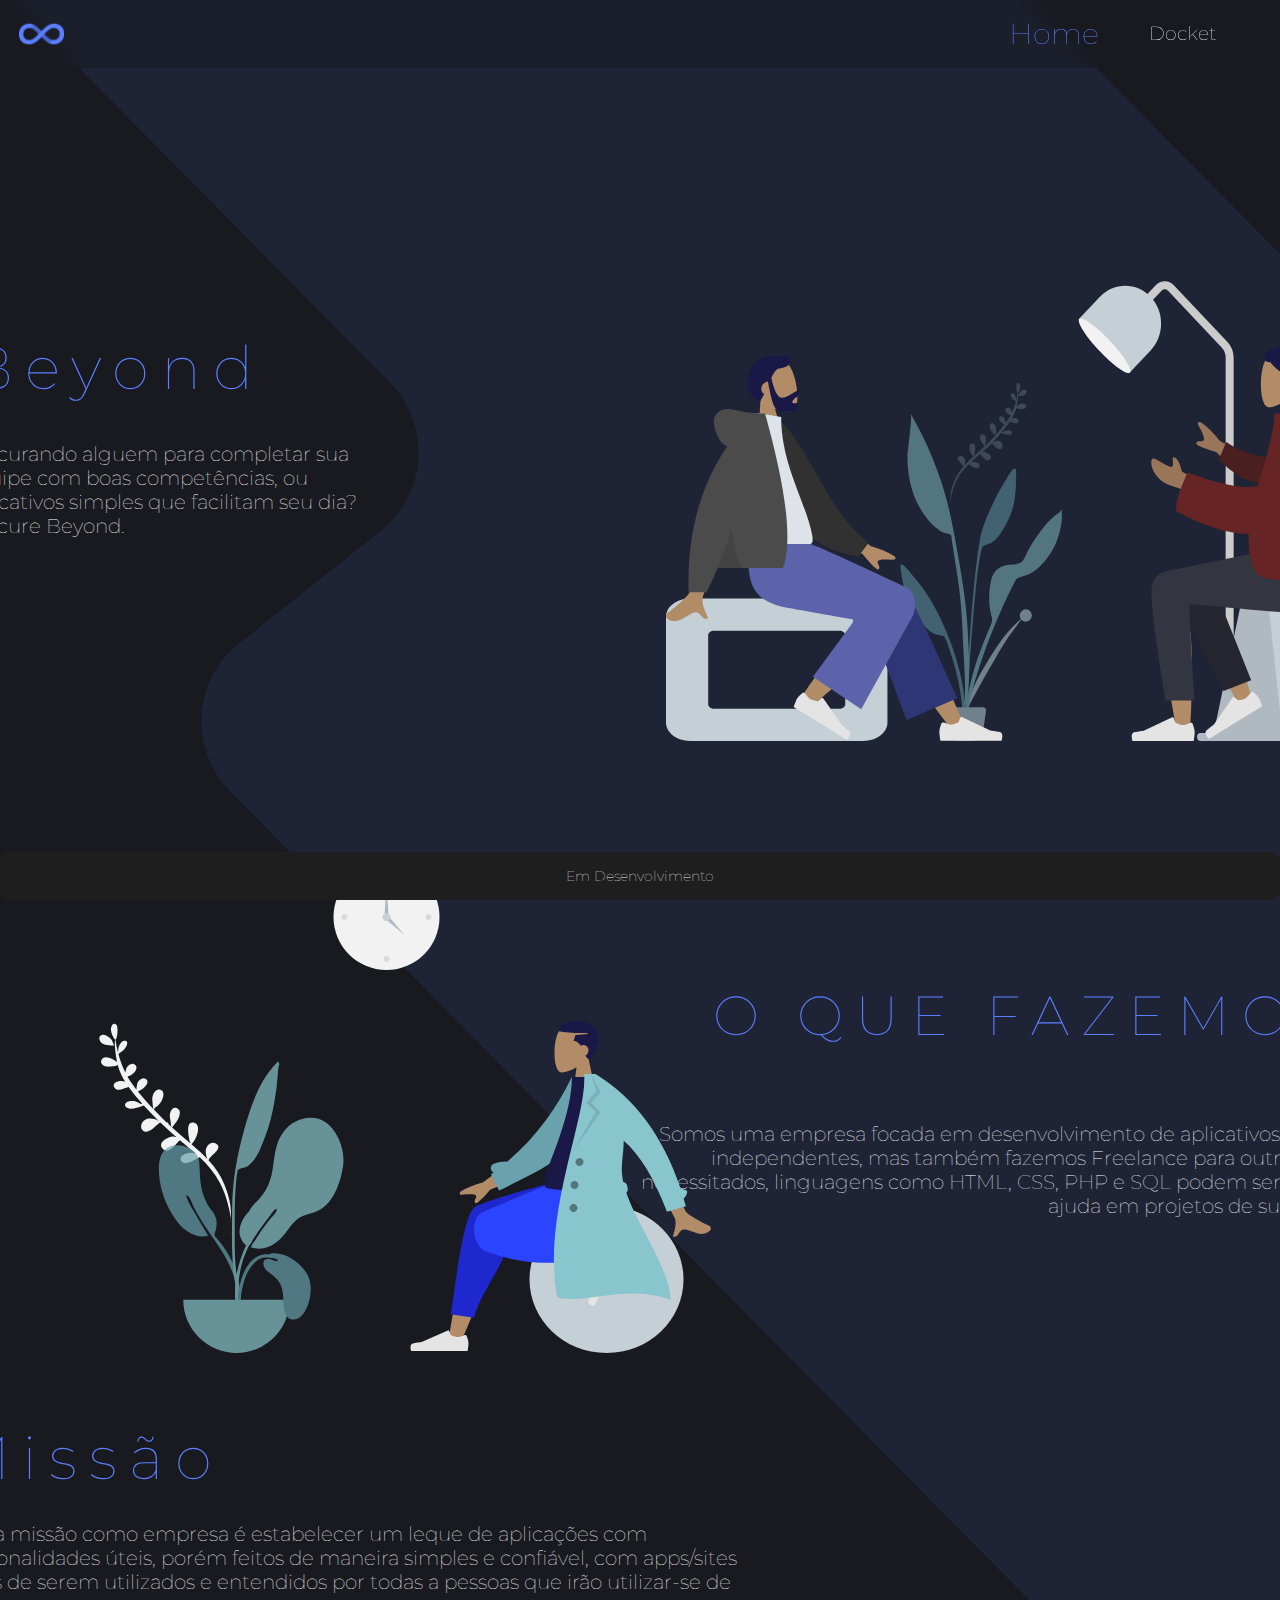
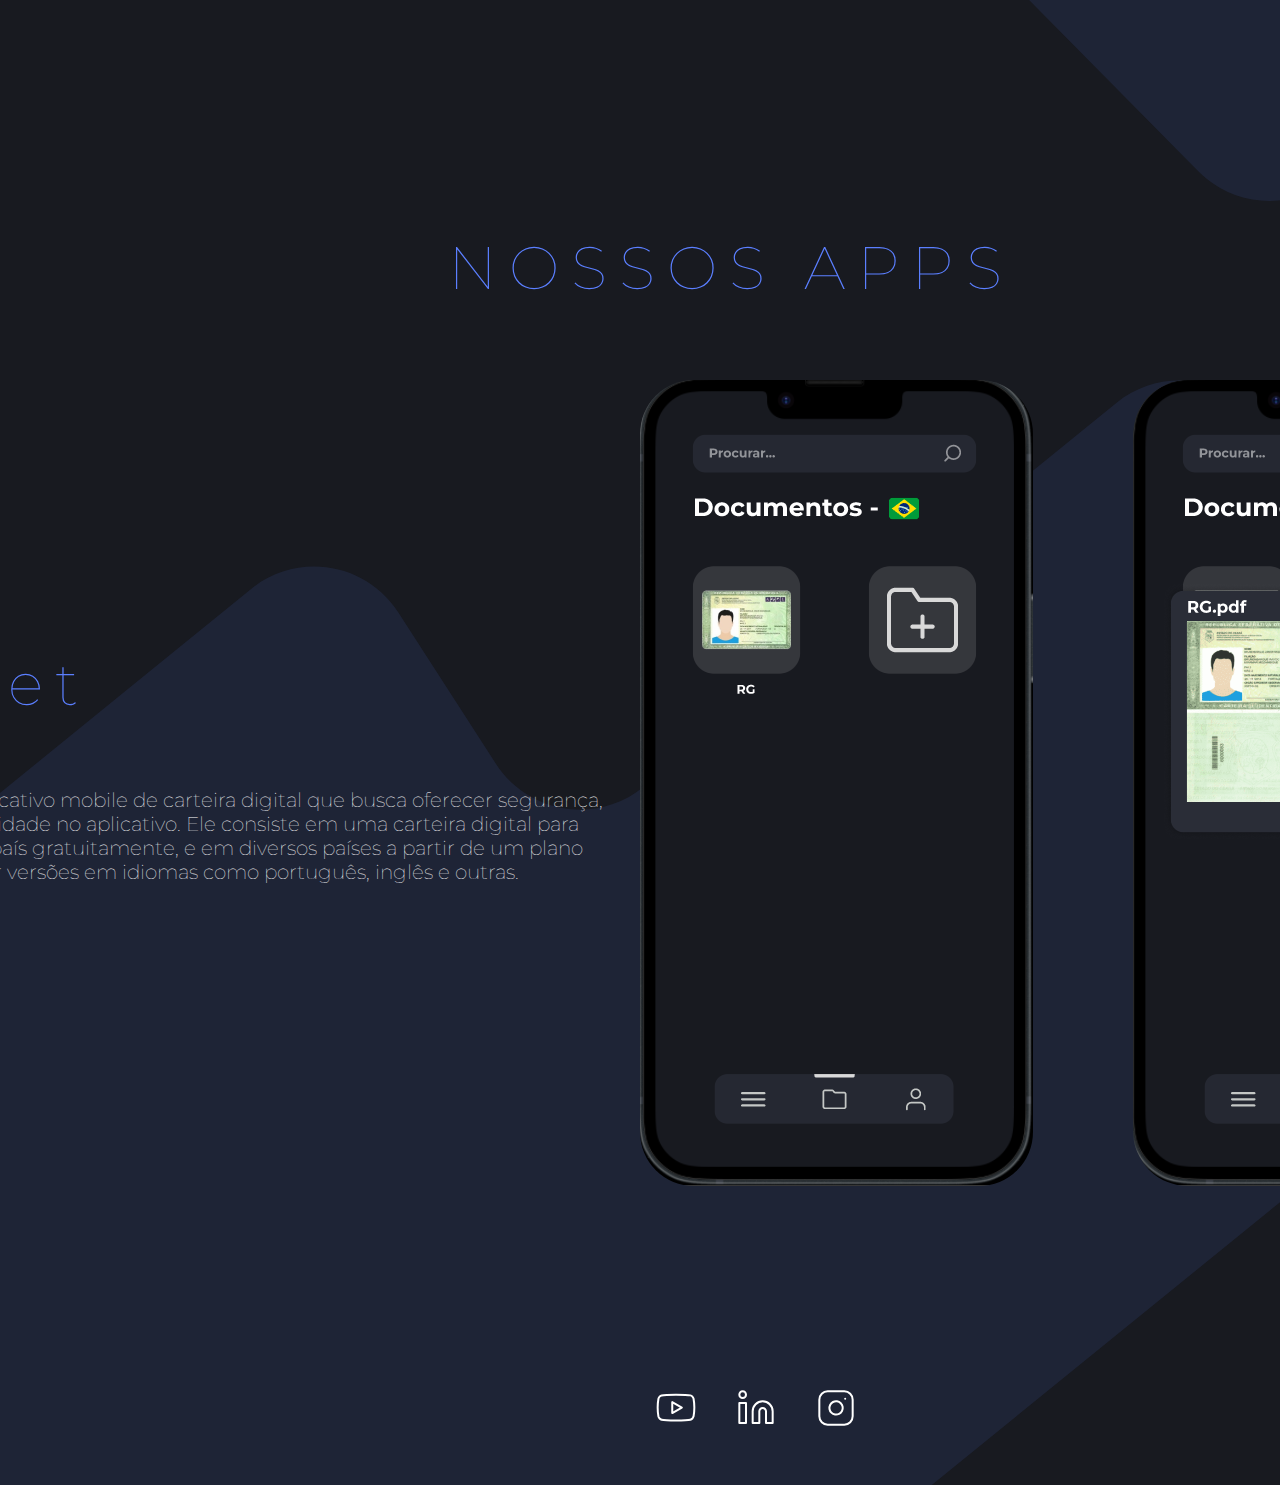
<file: index.html>
<!DOCTYPE html>
<html lang="en">
  <head>
    <meta charset="UTF-8" />
    <meta http-equiv="X-UA-Compatible" content="IE=edge" />
    <meta name="viewport" content="width=device-width, initial-scale=1.0" />
    <link rel="stylesheet" href="indexcss.css" />
    <link
      href="https://fonts.googleapis.com/css2?family=Roboto:wght@100;400;700&display=swap"
      rel="stylesheet"
    />
    <title>Beyond</title>
  </head>
  <body>
    <img src="Icons/Quadrado1.svg" class="backsquare1"/>
    <img src="Icons/Quadrado2.svg" class="backsquare2"/>
    <img src="Icons/Parada.svg" class="parada"/>
    <img src="Icons/Coiso.svg" class="coiso"/>
    <img src="Icons/apps.svg" class="apps"/>
    <section>
      <div class="container">
        <div class="item item-1">
          <img src="Icons/Beyond.svg" class="logo"/>
          <a href="index.html" class="headertext">Home</a>
          <a href="docket.html" class="headertext2">Docket</a>
        </div>
        <div class="item item-2">
          <h1 class="beyondtext">Beyond</h1>
          <h1 class="whatis">Procurando alguem para completar sua equipe com boas competências, 
            ou aplicativos simples que facilitam seu dia? Procure Beyond.</h1>
        </div>
        <div class="item item-3">
          <h1 class="fazemos">O QUE FAZEMOS?</h1>
          <h1 class="whatis2">Somos uma empresa focada em desenvolvimento de aplicativos e sistemas
             independentes,  mas também fazemos Freelance para outros projetos necessitados, linguagens
              como HTML, CSS, PHP e SQL podem ser de grande ajuda em projetos de sua empresa.</h1>
        </div>
        <div class="item item-4">
          <h1 class="missao">Missão</h1>
          <h1 class="whatis3">Nossa missão como empresa é estabelecer um leque de aplicações com funcionalidades
             úteis, porém feitos de maneira simples e confiável, com apps/sites fáceis de serem utilizados e 
             entendidos por todas a pessoas que irão utilizar-se de tais.</h1>
        </div>
        <div class="item item-5">
          <h1 class="nossos">NOSSOS APPS</h1>
        </div>
        <div class="item item-6">
          <h1 class="docket">Docket</h1>
          <h1 class="whatis4">O Docket é um aplicativo mobile de carteira digital que busca oferecer segurança, 
            simplicidade e qualidade no aplicativo. Ele consiste em uma carteira digital para documentos em 1 país 
            gratuitamente, e em diversos países a partir de um plano mensal, além de ter versões em idiomas como 
            português, inglês e outras.</h1>
        </div>
        </div>
        <div class="item item-7">
          <svg class="yt" width="40" height="40" fill="none" xmlns="http://www.w3.org/2000/svg">
            <a class="yt" target=”_blank” href="https://www.youtube.com/">
            <g clip-path="url(#a)">
              <path fill="rgba(24, 26, 32, 0)" d="M0 0h40v40H0z"/>
              <path d="M37.5667 10.7c-.198-.79096-.6012-1.51569-1.1689-2.10097-.5677-.58528-1.2798-1.01037-2.0644-1.23234-2.8667-.7-14.3333-.7-14.3333-.7s-11.46671 0-14.33338.76666c-.78458.22198-1.4967.64707-2.06442 1.23235-.56772.58527-.97093 1.31-1.16891 2.101-.52464 2.9092-.78127 5.8605-.76667 8.8167-.0187 2.9784.23795 5.9521.76667 8.8833.21827.7664.63051 1.4636 1.19691 2.0241.56639.5606 1.26779.9656 2.03642 1.1759 2.86667.7667 14.33338.7667 14.33338.7667s11.4666 0 14.3333-.7667c.7846-.222 1.4967-.6471 2.0644-1.2324.5677-.5852.9709-1.31 1.1689-2.1009.5206-2.8874.7772-5.8162.7667-8.75.0187-2.9785-.238-5.9522-.7667-8.8834Z" stroke="currentcolor" stroke-width="2" stroke-linecap="round" stroke-linejoin="round"/>
              <path d="m16.25 25.0334 9.5833-5.45-9.5833-5.45v10.9Z" stroke="currentcolor" stroke-width="2" stroke-linecap="round" stroke-linejoin="round"/>
            </g>
            <defs>
              <clipPath id="a">
                <path fill="currentcolor" d="M0 0h40v40H0z"/>
              </clipPath>
            </defs>
            </a>
          </svg>
          <svg class="ldin" width="40" height="40" fill="none" xmlns="http://www.w3.org/2000/svg">
            <a target=”_blank” class="ldin" href="https://www.linkedin.com/in/gabriel-rossik/">
            <g clip-path="url(#a)">
              <path fill="rgba(24, 26, 32, 0)" d="M0 0h40v40H0z"/>
              <path d="M26.6667 13.3333c2.6522 0 5.1958 1.0536 7.0711 2.9289 1.8754 1.8754 2.9289 4.4189 2.9289 7.0711V35h-6.6666V23.3333c0-.884-.3512-1.7319-.9763-2.357-.6252-.6251-1.473-.9763-2.3571-.9763-.884 0-1.7319.3512-2.357.9763-.6251.6251-.9763 1.473-.9763 2.357V35h-6.6667V23.3333c0-2.6522 1.0536-5.1957 2.929-7.0711 1.8753-1.8753 4.4189-2.9289 7.071-2.9289ZM9.99992 15H3.33325v20h6.66667V15ZM6.66659 9.99998c1.84094 0 3.33333-1.49238 3.33333-3.33333S8.50753 3.33331 6.66659 3.33331c-1.84095 0-3.33334 1.49239-3.33334 3.33334s1.49239 3.33333 3.33334 3.33333Z" stroke="currentcolor" stroke-width="2" stroke-linecap="round" stroke-linejoin="round"/>
            </g>
            <defs>
              <clipPath id="a">
                <path fill="currentcolor" d="M0 0h40v40H0z"/>
              </clipPath>
            </defs>
          </a>
          </svg>
          <svg class="inst" width="40" height="40" fill="none" xmlns="http://www.w3.org/2000/svg">
            <a class="inst" target="_blank" href="https://www.instagram.com/diasferreiraluan/">
            <g clip-path="url(#a)">
              <path fill="rgba(24, 26, 32, 0)" d="M0 0h40v40H0z"/>
              <path d="M28.3333 3.33331H11.6666c-4.60239 0-8.33335 3.73096-8.33335 8.33329v16.6667c0 4.6024 3.73096 8.3333 8.33335 8.3333h16.6667c4.6023 0 8.3333-3.7309 8.3333-8.3333V11.6666c0-4.60233-3.731-8.33329-8.3333-8.33329Z" stroke="currentcolor" stroke-width="2" stroke-linecap="round" stroke-linejoin="round"/>
              <path d="M26.6667 18.95c.2057 1.3871-.0312 2.8037-.677 4.0484-.6459 1.2446-1.6677 2.254-2.9202 2.8844-1.2526.6304-2.672.8499-4.0564.6271-1.3845-.2228-2.6634-.8764-3.655-1.868-.9915-.9915-1.6451-2.2704-1.8679-3.6549-.2228-1.3844-.0033-2.8038.6271-4.0564.6304-1.2525 1.6398-2.2744 2.8844-2.9202 1.2447-.6458 2.6613-.8827 4.0484-.6771 1.4149.2099 2.7247.8692 3.7361 1.8806s1.6707 2.3212 1.8805 3.7361ZM29.1667 10.8333h.0167" stroke="currentcolor" stroke-width="2" stroke-linecap="round" stroke-linejoin="round"/>
            </g>
            <defs>
              <clipPath id="a">
                <path fill="currentcolor" d="M0 0h40v40H0z"/>
              </clipPath>
            </defs>
          </a>
          </svg>
          </div>
        <div class="item item-8"></div>
        <div class="item item-9"></div>
        <div class="item item-10"></div>
        <div class="item item-11"></div>
        <div class="item item-12">Em Desenvolvimento</div>
      </div>
    </section>
  </body>
</html>
</file>
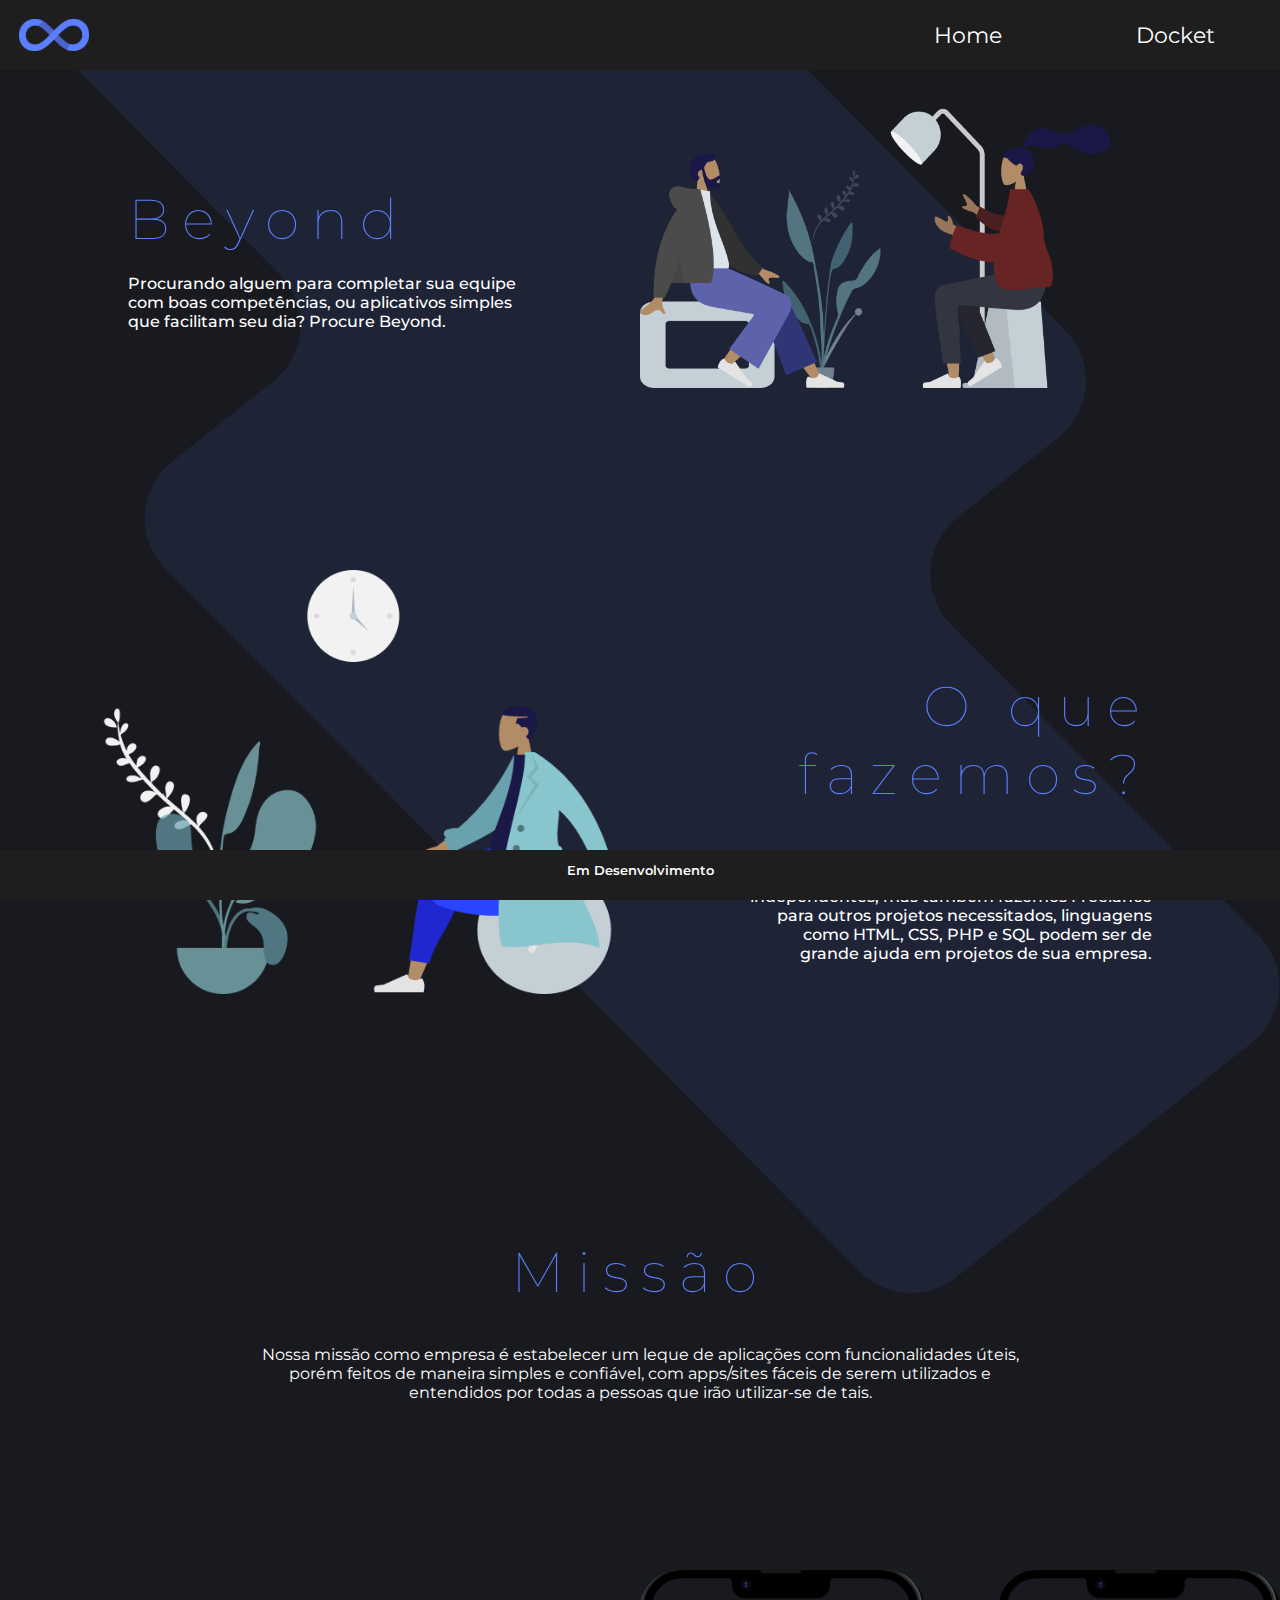
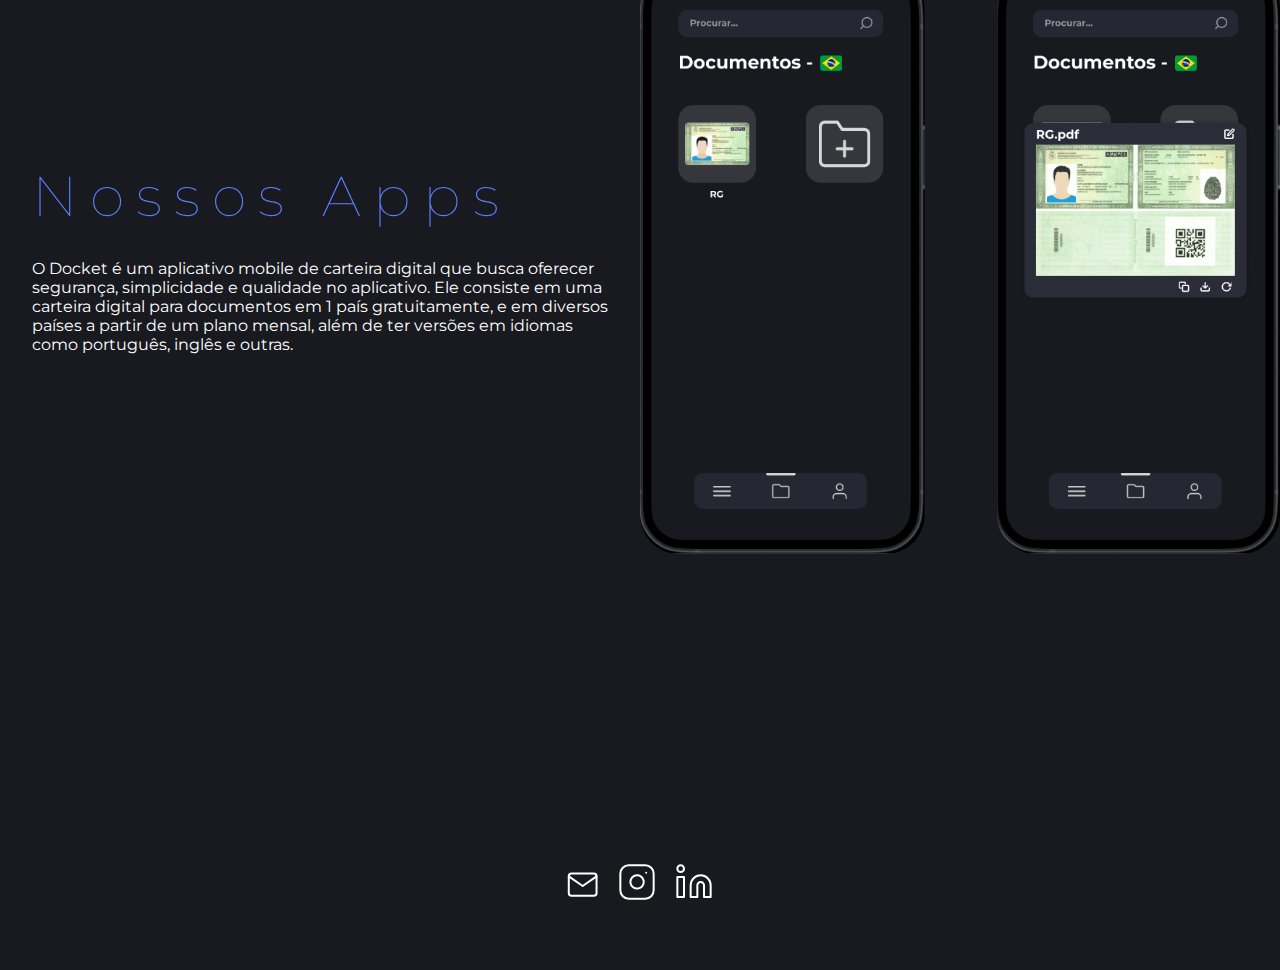
<file: beyond.html>
<!DOCTYPE html>
<html>
    <head>
        <meta charset="UTF-8" />
        <link rel="preconnect" href="https://fonts.googleapis.com">
        <link rel="preconnect" href="https://fonts.gstatic.com" crossorigin>
        <link href="https://fonts.googleapis.com/css2?family=Montserrat:wght@400;500;600;700&display=swap" rel="stylesheet">
        <link rel="stylesheet" href="beyondstyle.css" />
        <title>Beyond</title>
        <link rel="icon" type="image/x-icon" href="Icons/Beyond.svg">
        <body>
            <img src="Icons/Quadrado1.svg" class="backsquare1"/>
            <div class="header">
            <img src="Icons/Beyond.svg" class="logo"/>
                <nav>
                    <ul class="header__links">
                    <li><a href="beyond.html">Home</a></li>
                    <li><a href="docket.html">Docket</a></li>
                    </ul>
                </nav>
              </div>
<div class="container">
        <div class="Main">
            <div class="abouttext">
            <p class="BeyondTitle">Beyond</p>
                    <p class="About">Procurando alguem para completar sua equipe com boas competências, 
                        ou aplicativos simples que facilitam seu dia? Procure Beyond.</p>
                    </div>
        <div class="DivHumans">
            <img src="Icons/humans1.png" class="HumansFirst">
        </div>
        </div>
    
            <div class="SubMain">
                <div class="DivHumans2">
                    <img src="Icons/humans2.png" class="HumansSecond">
                </div>
                <div class="TextoSobre">
                        <p class="WeDo">O que fazemos?</p>
                    <div class="WeDoAbout">
                        <p class="AboutWe">Somos uma empresa focada em desenvolvimento de aplicativos e sistemas
                         independentes,  mas também fazemos Freelance para outros projetos necessitados, linguagens
                         como HTML, CSS, PHP e SQL podem ser de grande ajuda em projetos de sua empresa.</p>
                    </div>
                </div>
            </div>
    <div class="Secondary">
        <div class="MissaoSobre">
            <p class="Missao">Missão</p>
                <p class="AboutMissao">Nossa missão como empresa é estabelecer um leque de aplicações com funcionalidades
                    úteis, porém feitos de maneira simples e confiável, com apps/sites fáceis de serem utilizados e 
                    entendidos por todas a pessoas que irão utilizar-se de tais.</p>
        </div>
    </div> 
    
    <div class="Third">
        <div class="NossosApps">
            <p class="AppsTitle">Nossos Apps</p>
                <p class="AboutApps">O Docket é um aplicativo mobile de carteira digital que busca oferecer segurança, 
                    simplicidade e qualidade no aplicativo. Ele consiste em uma carteira digital para documentos em 1 país 
                    gratuitamente, e em diversos países a partir de um plano mensal, além de ter versões em idiomas como 
                    português, inglês e outras.</p>  
        </div>
        <img src="Icons/apps.png" class="apps"/>  
    </div>

    <script>
        function myFunction() {
          // Get the text field
          var copyText = document.getElementById("myInput");
        
          // Copy the text inside the text field
          var email = copyText.getAttribute("value");
          navigator.clipboard.writeText(email);
        
          // Alert the copied text
          alert("Email de Contato Copiado: " + email);
        }
        </script>

    <div class="lastdiv">
    <div class="socials">

        <svg class="yt" width="34" height="34" fill="none" xmlns="http://www.w3.org/2000/svg">
            <a onclick="myFunction()" class="yt" value="diasluan.pro@gmail.com" id="myInput">
            <path fill="rgba(24, 26, 32, 0)" d="M0 0h40v40H0z"/>
            <path d="M5.55509 5.55499H27.7751c1.5276 0 2.7775 1.24988 2.7775 2.7775V24.9975c0 1.5276-1.2499 2.7775-2.7775 2.7775H5.55509c-1.52763 0-2.7775-1.2499-2.7775-2.7775V8.33249c0-1.52762 1.24987-2.7775 2.7775-2.7775Z" stroke="currentcolor" stroke-width="2" stroke-linecap="round" stroke-linejoin="round"/>
            <path d="M30.5526 8.33252 16.6651 18.0538 2.77759 8.33252" stroke="currentcolor" stroke-width="2" stroke-linecap="round" stroke-linejoin="round"/>
            </a>
        </svg>
          <svg class="inst" width="40" height="40" fill="none" xmlns="http://www.w3.org/2000/svg">
            <a class="inst" target="_blank" href="https://www.instagram.com/othavio.andreatto/">
            <g clip-path="url(#a)">
              <path fill="rgba(24, 26, 32, 0)" d="M0 0h40v40H0z"/>
              <path d="M28.3333 3.33331H11.6666c-4.60239 0-8.33335 3.73096-8.33335 8.33329v16.6667c0 4.6024 3.73096 8.3333 8.33335 8.3333h16.6667c4.6023 0 8.3333-3.7309 8.3333-8.3333V11.6666c0-4.60233-3.731-8.33329-8.3333-8.33329Z" stroke="currentcolor" stroke-width="2" stroke-linecap="round" stroke-linejoin="round"/>
              <path d="M26.6667 18.95c.2057 1.3871-.0312 2.8037-.677 4.0484-.6459 1.2446-1.6677 2.254-2.9202 2.8844-1.2526.6304-2.672.8499-4.0564.6271-1.3845-.2228-2.6634-.8764-3.655-1.868-.9915-.9915-1.6451-2.2704-1.8679-3.6549-.2228-1.3844-.0033-2.8038.6271-4.0564.6304-1.2525 1.6398-2.2744 2.8844-2.9202 1.2447-.6458 2.6613-.8827 4.0484-.6771 1.4149.2099 2.7247.8692 3.7361 1.8806s1.6707 2.3212 1.8805 3.7361ZM29.1667 10.8333h.0167" stroke="currentcolor" stroke-width="2" stroke-linecap="round" stroke-linejoin="round"/>
            </g>
            <defs>
              <clipPath id="a">
                <path fill="currentcolor" d="M0 0h40v40H0z"/>
              </clipPath>
            </defs>
          </a>
          </svg>
          <svg class="ldin" width="40" height="40" fill="none" xmlns="http://www.w3.org/2000/svg">
            <a target=”_blank” class="ldin" href="https://www.linkedin.com/in/gabriel-rossik/">
            <g clip-path="url(#a)">
              <path fill="rgba(24, 26, 32, 0)" d="M0 0h40v40H0z"/>
              <path d="M26.6667 13.3333c2.6522 0 5.1958 1.0536 7.0711 2.9289 1.8754 1.8754 2.9289 4.4189 2.9289 7.0711V35h-6.6666V23.3333c0-.884-.3512-1.7319-.9763-2.357-.6252-.6251-1.473-.9763-2.3571-.9763-.884 0-1.7319.3512-2.357.9763-.6251.6251-.9763 1.473-.9763 2.357V35h-6.6667V23.3333c0-2.6522 1.0536-5.1957 2.929-7.0711 1.8753-1.8753 4.4189-2.9289 7.071-2.9289ZM9.99992 15H3.33325v20h6.66667V15ZM6.66659 9.99998c1.84094 0 3.33333-1.49238 3.33333-3.33333S8.50753 3.33331 6.66659 3.33331c-1.84095 0-3.33334 1.49239-3.33334 3.33334s1.49239 3.33333 3.33334 3.33333Z" stroke="currentcolor" stroke-width="2" stroke-linecap="round" stroke-linejoin="round"/>
            </g>
            <defs>
              <clipPath id="a">
                <path fill="currentcolor" d="M0 0h40v40H0z"/>
              </clipPath>
            </defs>
          </a>
          </svg>

    </div>
</div>

</div>    
    <div class="Footer"><h1 class="FooterText">Em Desenvolvimento</h1></div>
        </body>
    </head>
</html>
</file>
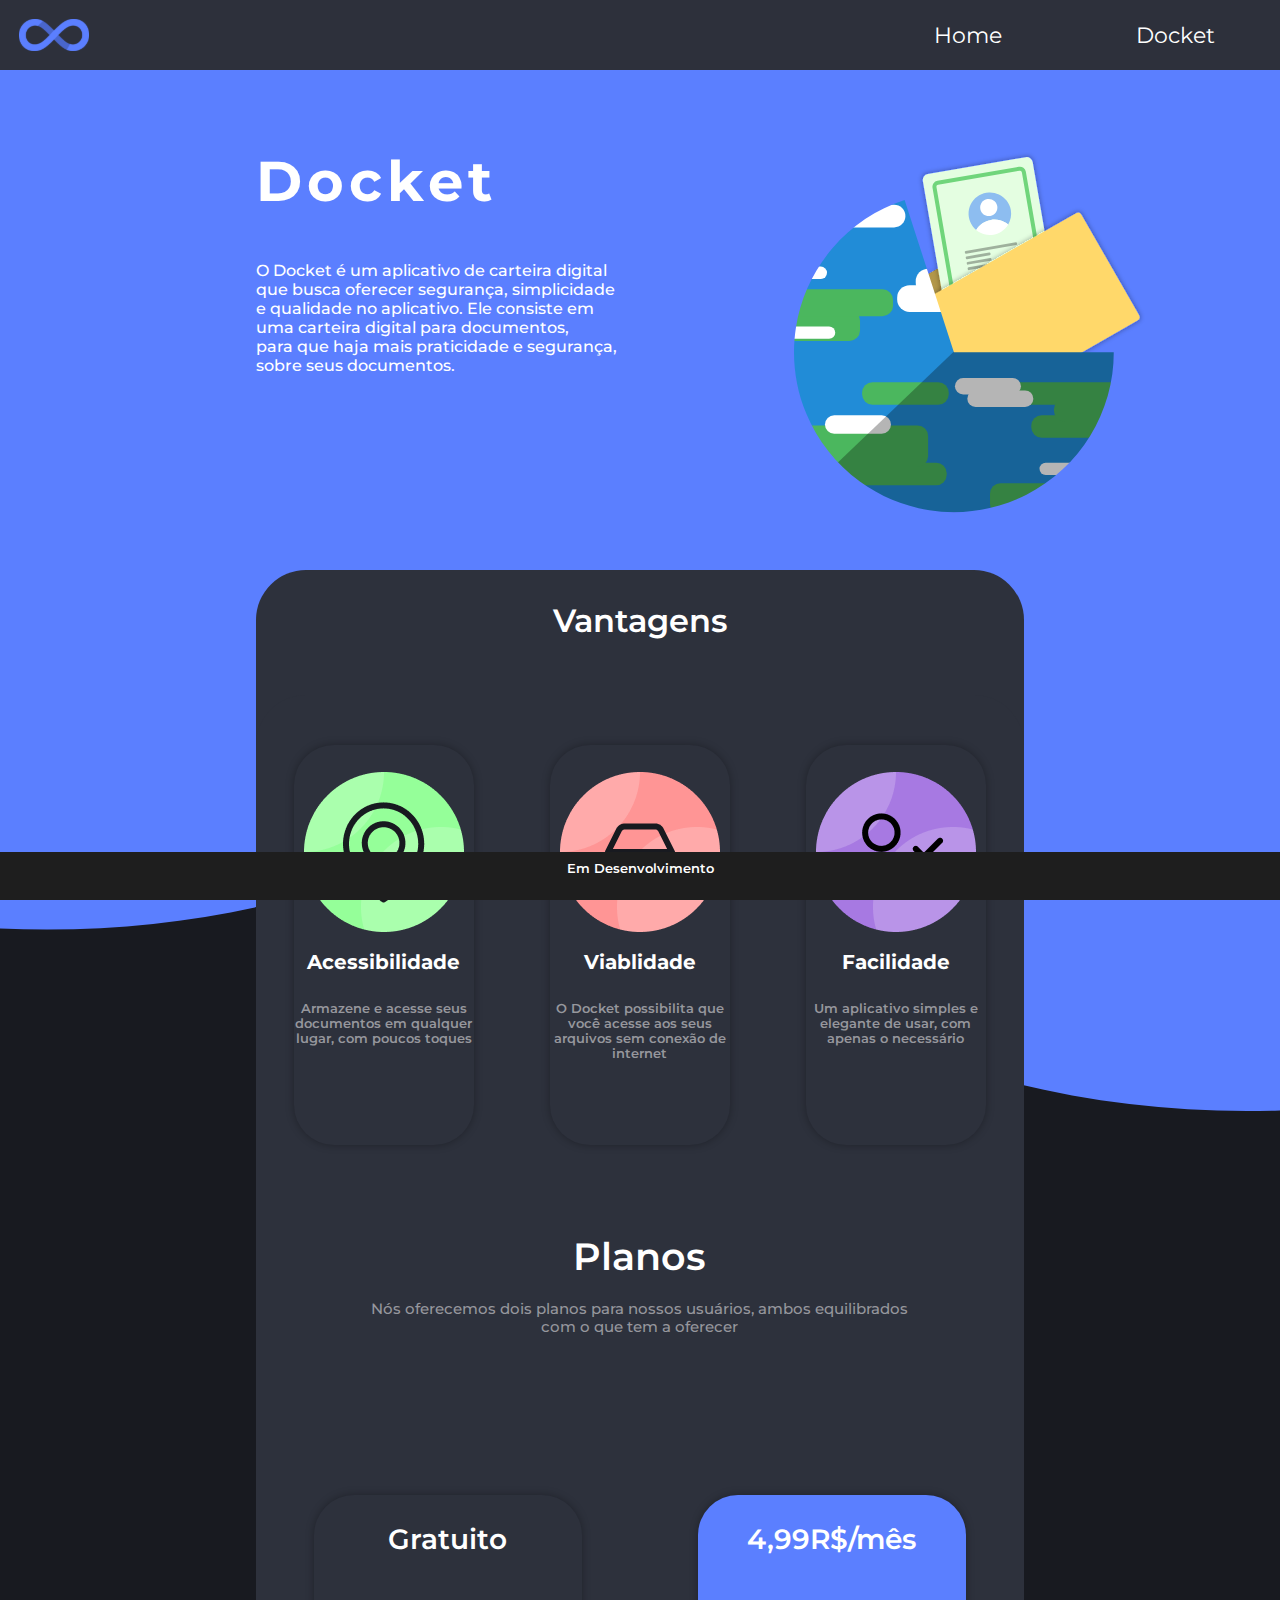
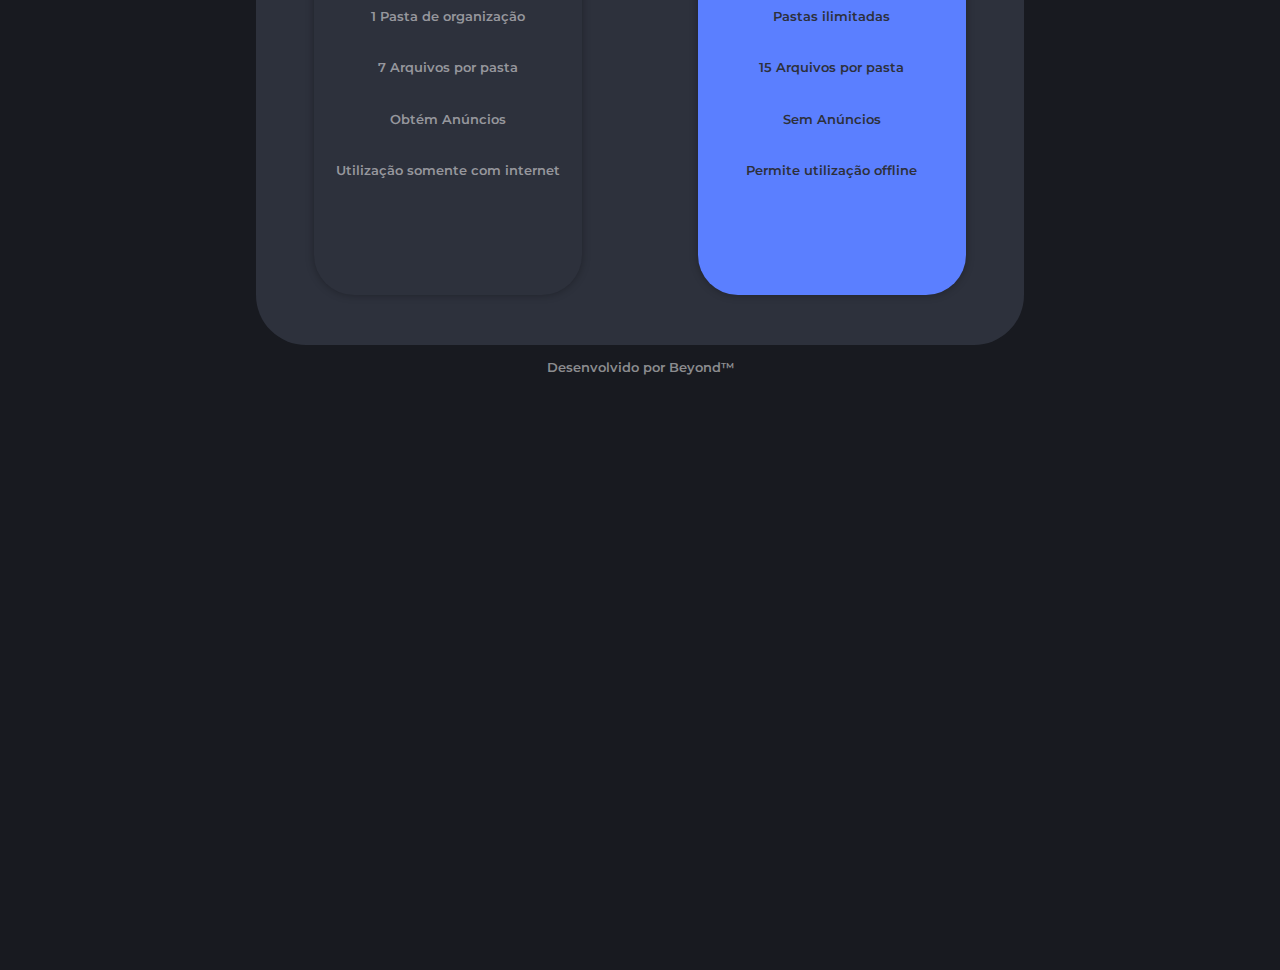
<file: docket.html>
<!DOCTYPE html>
<html>
    <head>
        <meta charset="UTF-8" />
        <link rel="preconnect" href="https://fonts.googleapis.com">
        <link rel="preconnect" href="https://fonts.gstatic.com" crossorigin>
        <link href="https://fonts.googleapis.com/css2?family=Montserrat:wght@400;500;600;700&display=swap" rel="stylesheet">
        <link rel="stylesheet" href="style.css" />
        <title>Docket</title>
        <link rel="icon" type="image/x-icon" href="Icons/Beyond.svg">
        <body>
            <img class="backsvg" src="Icons/BG.svg"/>
            <div class="header">
            <img src="Icons/Beyond.svg" class="logo"/>
                <nav>
                    <ul class="header__links">
                    <li><a href="beyond.html">Home</a></li>
                    <li><a href="docket.html">Docket</a></li>
                    </ul>
                </nav>
              </div>
    <div class="container">
        <div class="Main">
            <p class="DocketTitle">Docket</p>
                <div class="abouttext">
                    <p class="About">O Docket é um aplicativo de carteira digital<br> 
                que busca oferecer segurança, simplicidade<br> 
                e qualidade no aplicativo. Ele consiste em <br>
                uma carteira digital para documentos, <br>
                para que haja mais  praticidade e segurança,<br>
                sobre seus documentos.</p>
                </div>
        </div>
        <div class="First">
            <img class="docket" src="Icons/docket.svg"/>
        </div>
        <div class="Premain">
                <h1 class="VantagensTitle">Vantagens</h1>
        </div>
        <div class="Submain">
            <div class="Second">
                <div class="ImagemV"><img class="SVantagens" src="Icons/Location.png"/></div>
                <div class="TextV"><h1 class="Vantagens">Acessibilidade</h1><p class="VText">Armazene e acesse seus documentos em qualquer lugar, com poucos toques</p></div>
            </div>
            <div class="Third">
                <div class="ImagemV"><img class="SVantagens" src="Icons/NET.png"/></div>
                <div class="TextV"><h1 class="Vantagens">Viablidade</h1><p class="VText">O Docket possibilita que você acesse aos seus arquivos sem conexão de internet</p></div>
            </div>
            <div class="Fourth">
                <div class="ImagemV"><img class="SVantagens" src="Icons/Simple.png"/></div>
                <div class="TextV"><h1 class="Vantagens">Facilidade</h1><p class="VText">Um aplicativo simples e elegante de usar, com apenas o necessário</p></div>
            </div>
        <div class="PlanosTitle">
            <div class="TextV"><h1 class="PlanosV">Planos</h1><p class="PlanosDesc">Nós oferecemos dois planos para nossos usuários, ambos equilibrados<br> com o que tem a oferecer</p></div>
        </div>
    <div class="cubo">
        <div class="Fifth">
            <h1 class="Gratuito">Gratuito</h1>
            <p class="GText">1 Pasta de organização<br>7 Arquivos por pasta<br>Obtém Anúncios<br>Utilização somente com internet</p>
        </div>
        <div class="Sixth">
            <h1 class="mes">4,99R$/mês</h1>
            <p class="PText">Pastas ilimitadas<br>15 Arquivos por pasta<br>Sem Anúncios<br>Permite utilização offline<br></p>
        </div>   
        </div>
    </div>
    <div class="Developed">
        <h1 class="Beyondtm">Desenvolvido por Beyond™</h1>
    </div>
    <div class="Footer"><h1 class="FooterText">Em Desenvolvimento</h1></div>
        </body>
    </head>
</html>
</file>
<file: indexcss.css>
@import url('https://fonts.googleapis.com/css2?family=Montserrat:wght@400;800;900&family=Poppins:wght@400;600&display=swap');
*,
*::before,
*::after {
  box-sizing: border-box;
}

html {
  scrollbar-width: normal;
  scrollbar-color: #0c0c0f;
}

html::-webkit-scrollbar {
  width: 1.2vh;
}

html::-webkit-scrollbar-thumb {
  background-color: #5B7FFF;
  border-radius: 25px;
}

html::-webkit-scrollbar-thumb:hover {
  background-color: #aec0fd;
  box-shadow: 0 0 10px #7895fd, 0 0 20px #7895fd, 0 0 40px #7895fd; 
}

html::-webkit-scrollbar-track {
  background-color: #1F2436;
}

:root {
  --clr-dark: #070a12;
  --clr-light: #f1f5f9;
  --clr-accent: #e11d48;
  --clr-lightRose: #fb7185;
  --clr-green: #4ade80;
  --clr-sky: #38bdf8;
  --clr-pink: #f472b6;
  --clr-violet: #a78bfa;
  --clr-yellow: #facc15;
}

body {
  background-color: #181A20;
}

.sticky {
  width: 100px;
  height: 100px;
  background-color: var(--clr-lightRose);
  position: fixed;
  bottom: 0px;
}

h1 {
  font-size: 3rem;
}

section {
  height: 100vh;
  display: flex;
  justify-content: center;
  align-items: center;
}

.container {
  display: grid;
  grid-template-rows: repeat(3, 150px);
  grid-template-columns: repeat(4, 150px);
  grid-gap: 1em;
}

.item {
  width: 150px;
  height: 150px;
  display: flex;
  justify-content: center;
  align-items: center;
  border-radius: 10px;
  color: var(--clr-light);
  font-weight: 700;
  font-size: 1.25rem;
}

.backsquare1{
  position: absolute;
  top: 0px;
  left: 0px;
  z-index: -1;
}

.backsquare2{
  position: absolute;
  top: 220%;
  bottom: 0px;
  right: 0px;
  z-index: -1;
}

.parada{
  position: absolute;
  top: 30%;
  left: 52%;
  bottom: 0px;
  right: 0px;
  z-index: 1;
}

.coiso{
  position: absolute;
  top: 96%;
  left: 7%;
  bottom: 0px;
  right: 0px;
  z-index: 1;
}

.apps{
  position: absolute;
  top: 220%;
  left: 50%;
  right: 0px;
  z-index: 1;
}


.logo{
  margin-left: 1.5vw ;
  height: 3.5vh;
  width: 3.5vw;
}

.item-1 {
  background-color: rgba(24, 26, 32, 0.5);
  position: fixed;
  top: 0px;
  left: 0px;
  width: 100vw;
  height: 7.5vh;
  backdrop-filter: blur(8px);
  z-index: 1;
  justify-content: space-between;
}

.headertext{
  font-family: 'Montserrat', sans-serif;
  font-weight: 100;
  left: 0px;
  margin-left: 70vw;
  font-size: 3.2vh;
  color: #5B7FFF;
  text-decoration: none;
}

.headertext2{
  font-family: 'Montserrat', sans-serif;
  font-weight: 100;
  left: 0px;
  margin-right: 5vw;
  white-space: nowrap;
  font-size: 2.1vh;
  color: #FFFFFF;
  text-decoration: none;
  z-index: 1;
  transition: .5s;
}

.headertext2:after{
  color: #5B7FFF;
}

.headertext2:hover{
  transition: .5s;
  color: #5B7FFF;
}

.item-2 {
  background-color: rgba(24, 26, 32, 0);
  position: relative;
  width: 400px;
  height: 300px;
  right: 40px;
  top: 100px;
}

.beyondtext{
  font-family: 'Montserrat', sans-serif;
  font-weight: 100;
  letter-spacing: 12px;
  margin-right: -76%;
  margin-bottom: 60%;
  font-size: 60px;
  color: #5B7FFF;
}

.whatis{
  font-family: 'Montserrat', sans-serif;
  font-weight: 100;
  text-align: start;
  margin-top: 15%;
  margin-left: 3px;
  font-size: 20px;
  color: #FFFFFF;
}

.item-3 {
  background-color: rgba(24, 26, 32, 0);
  position: relative;
  width: 800px;
  height: 600px;
  overflow-wrap: break-word;
  left: 475px;
  top: 600px;
}

.fazemos{
  font-family: 'Montserrat', sans-serif;
  font-weight: 100;
  letter-spacing: 12px;
  text-align: end;
  margin-right: -260%;
  margin-bottom: 30%;
  font-size: 55px;
  color: #5B7FFF;
  white-space: nowrap;
}

.whatis2{
  font-family: 'Montserrat', sans-serif;
  font-weight: 100;
  text-align: end;
  margin-top: 15%;
  margin-left: 160%;
  font-size: 20px;
  color: #FFFFFF;
  inline-size: 800px;
  overflow-wrap: break-word;
}

.item-4 {
  background-color: rgba(24, 26, 32, 0);
  position: relative;
  width: 800px;
  height: 600px;
  overflow-wrap: break-word;
  right: 390px;
  bottom: -1000px;
}

.missao{
  font-family: 'Montserrat', sans-serif;
  font-weight: 100;
  letter-spacing: 12px;
  text-align: end;
  margin-right: -250%;
  margin-bottom: 20%;
  font-size: 60px;
  color: #5B7FFF;
  white-space: nowrap;
}

.whatis3{
  font-family: 'Montserrat', sans-serif;
  font-weight: 100;
  text-align: start;
  margin-top: 15%;
  margin-left: 215.5%;
  font-size: 20px;
  color: #FFFFFF;
  inline-size: 800px;
  overflow-wrap: break-word;
}

.item-5 {
  background-color: rgba(24, 26, 32, 0);
  position: relative;
  width: 100;
  top: 1100%;
  left: 150%;
  transform: translate(-50%, -50%);
}

.nossos{
  font-family: 'Montserrat', sans-serif;
  font-weight: 100;
  letter-spacing: 12px;
  font-size: 60px;
  color: #5B7FFF;
  white-space: nowrap;
}

.item-6 {
  background-color: rgba(24, 26, 32, 0);
  position: relative;
  width: 800px;
  height: 600px;
  overflow-wrap: break-word;
  right: 200px;
  bottom: -1700px;
}

.docket{
  font-family: 'Montserrat', sans-serif;
  font-weight: 100;
  letter-spacing: 12px;
  text-align: end;
  margin-right: -250%;
  margin-bottom: 30%;
  font-size: 60px;
  color: #5B7FFF;
  white-space: nowrap;
}

.whatis4{
  font-family: 'Montserrat', sans-serif;
  font-weight: 100;
  text-align: start;
  margin-top: 15%;
  margin-left: 215%;
  font-size: 20px;
  color: #FFFFFF;
  inline-size: 800px;
  overflow-wrap: break-word;
}

.item-7 {
  background-color: rgba(24, 26, 32, 0);
  position: relative;
  width: 200px;
  z-index: 1;
  bottom: -2550px; 
}

.item-8 {
  background-color: rgba(24, 26, 32, 0);
}

.item-9 {
  background-color: rgba(24, 26, 32, 0);
}

.item-10 {
  background-color: rgba(24, 26, 32, 0);
}

.item-11 {
  background-color: rgba(24, 26, 32, 0);
}

.item-12 {
  background-color: var(--clr-pink);
  position: fixed;
  bottom: 0vw;
  left: 0vh;
  width: 100vw;
  height: 5.35vh;
  background-color: #1E1E1E;
  align-content: center;
  color: var(white);
  z-index: 1;
  font-family: 'Montserrat', sans-serif;
  font-weight: 100;
  font-size: 1.6vh;
}

.yt{
  color: white;
  transition: .5s;
}

.yt:hover{
  color: #5B7FFF;
  transition: .5s;
  height: 50px;
  cursor: pointer;
}

.ldin{
  color: white;
  transition: .5s;
  margin: 40px;
}

.ldin:hover{
  color: #5B7FFF;
  transition: .5s;
  height: 50px;
  cursor: pointer;
}

.inst{
  color: white;
  transition: .5s;
}

.inst:hover{
  color: #5B7FFF;
  transition: .5s;
  height: 50px;
  cursor: pointer;
}
</file>
<file: beyondstyle.css>
*{
    padding: 0%;
    margin: 0%;
}

html {
    scrollbar-width: normal;
    scrollbar-color: #0c0c0f;
  }
  
  html::-webkit-scrollbar {
    width: 1.2vh;
  }
  
  html::-webkit-scrollbar-thumb {
    background-color: #5B7FFF;
    border-radius: 25px;
  }
  
  html::-webkit-scrollbar-thumb:hover {
    background-color: #aec0fd;
    box-shadow: 0 0 10px #7895fd, 0 0 20px #7895fd, 0 0 40px #7895fd; 
  }
  
  html::-webkit-scrollbar-track {
    background-color: #1F2436;
  }

li, a{
    font-family: "Montserrat", sans-serif;
    font-weight: 400;
    font-size: 1.4rem;
    text-decoration: none;
    color: white;
    transition: .5s;
}

body{
    background-color: #181A20;
}

.backsquare1{
    position: absolute;
    top: 0px;
    left: 0px;
    width: 100%;
    z-index: -1;
}

.header{
    background-color: #1E1E1E;
    position: relative;
    display: flex;
    align-items: center;
    justify-content: space-between;
    width: 100%;
    height: 70px;
    backdrop-filter: blur(8px);
}

.logo{
    display: flex;
    align-items: center;
    height: 45%;
    padding: 1.5%;
}

.header__links{
    list-style: none;
}
  
.header__links li{
    display: inline-block;
    padding: 0px 65px;
    transition: .5s;
}

.header__links a:hover{
    transition: .5s;
    color: #5B7FFF;
}

.container{
    height: 2500px;
    display: grid;
    justify-content: center;
    grid-template-columns: 50% 50%;
    grid-template-rows: 20% 20% 20% 25% 15%;
}

.Main{
    display: grid;
    grid-template-columns: 50% 50%;
    grid-template-rows: 100%;
    grid-area: main;
    grid-column-start: 1;
    grid-column-end: 3;
    grid-row-start: 1;
    grid-row-end: 2;
}

.abouttext{
    text-align: start;
    flex-wrap: wrap;
    margin-top: 5%;
    margin-left: 20%;
    width: 65%;
}


.BeyondTitle{
    font-family: "Montserrat", sans-serif;
    font-size: clamp(0.5rem, 3.5rem, 3.5rem);
    font-weight: 100;
    color: #5B7FFF;
    letter-spacing: 12px;
    margin-top: 20%;
    margin-bottom: 5%;
}

.About{
    font-family: "Montserrat", sans-serif;
    font-size: clamp(1rem, 1.25vw, 1.25rem);
    font-weight: 500;
    color: white;
}

.DivHumans{
    grid-area: humans;
    grid-column-start: 2;
    grid-column-end: 2;
    grid-row-start: 1;
    grid-row-end: 1;
    margin-right: 170px;
    margin-top: 5%;
}

.HumansFirst{
    max-width: 100%;
    height: auto;
}

.SubMain{
    display: grid;
    grid-area: submain;
    grid-template-columns: 50% 50%;
    grid-template-rows: 100%;
    grid-column-start: 1;
    grid-column-end: 3;
    grid-row-start: 2;
    grid-row-end: 3;
}

.TextoSobre{    
    text-align: end;
    width: 80%;
    grid-column-start: 2;
    grid-column-end: 2;
    grid-row-start: 1;
    grid-row-end: 1;
}

.WeDo{
    font-family: "Montserrat", sans-serif;
    font-size: 3.5rem;
    font-weight: 100;
    margin-top: 20%;
    color: #5B7FFF;
    letter-spacing: 12px;
}

.WeDoAbout{
    margin-left: 20%;
    display: flex;
}

.AboutWe{
    font-family: "Montserrat", sans-serif;
    font-size: clamp(1rem, 1.25vw, 1.25rem);
    font-weight: 500;
    margin-top: 10%;
    color: white;
}

.DivHumans2{
    grid-area: humans2;
    margin-left: 15%;
    grid-column-start: 1;
    grid-column-end: 1;
    grid-row-start: 1;
    grid-row-end: 1;
}

.HumansSecond{
    max-width: 100%;
    height: auto;
}

.Secondary{
    justify-content: center;
    align-content: center;
    max-width: 100%;
    display: grid;
    grid-template-columns: 100%;
    grid-template-rows: 100%;
    grid-area: secondary;
    grid-column-start: 1;
    grid-column-end: 3;
    grid-row-start: 3;
    grid-row-end: 4;
}

.MissaoSobre{    
    text-align: center;
    align-content: center;
    justify-content: center;
    width: 60%;
    display: flex;
    flex-direction: column;
    margin: auto;
}

.Missao{
    margin-bottom: 5%;
    font-family: "Montserrat", sans-serif;
    font-size: 3.5rem;
    font-weight: 100;
    color: #5B7FFF;
    letter-spacing: 12px;
}

.AboutMissao{
    font-family: "Montserrat", sans-serif;
    font-size: clamp(1rem, 1.25vw, 1.25rem);
    color: white;
    padding-bottom: fill;
}

.Third{
    height: auto;
    justify-content: start;
    align-content: start;
    max-width: 100%;
    display: grid;
    grid-template-columns: 50% 50%;
    grid-template-rows: 100%;
    grid-area: third;
    grid-column-start: 1;
    grid-column-end: 3;
    grid-row-start: 4;
    grid-row-end: 5;
}

.NossosApps{
    grid-column-start: 1;
    grid-column-end: 2;
    text-align: start;
    margin-top: 30%;
    margin-left: 5%;
    width: 90%;
}

.AppsTitle{
    margin-bottom: 5%;
    font-family: "Montserrat", sans-serif;
    font-size: 3.5rem;
    font-weight: 100;
    color: #5B7FFF;
    letter-spacing: 12px;
}

.AboutApps{
    font-family: "Montserrat", sans-serif;
    font-size: clamp(1rem, 1.25vw, 1.25rem);
    color: white;
}

.apps{
    max-width: 100%;
    height: auto;
}

.lastdiv{
    height: 100%;
    display: flex;
    align-items: flex end;
    text-align: center;
    grid-column-start: 1;
    grid-column-end: 3;
    grid-row-start: 5;
    grid-row-end: 6;
}

.socials{
    width: 100%;
    align-self: flex-end;
    margin-bottom: 5%;
}
.Footer {
    position: fixed;
    bottom: 0vw;
    left: 0vh;
    width: 100%;
    height: 50px;
    background-color: #1E1E1E;
    text-align: center;
    color: white;
    z-index: 1;
  }

.FooterText{
    margin-top: 1%;
    font-weight: 600;
    color: white;
    font-family: "Montserrat", sans-serif;
    font-size: clamp(.50rem, 1vw, 1rem);
}

.yt{
    margin-right: 1%;
    color: white;
    transition: .5s;
  }
  
  .yt:hover{
    color: #5B7FFF;
    transition: .5s;
    height: 50px;
    cursor: pointer;
  }
  
  .ldin{
    margin-left: 1%;
    color: white;
    transition: .5s;
  }
  
  .ldin:hover{
    color: #5B7FFF;
    transition: .5s;
    height: 50px;
    cursor: pointer;
  }
  
  .inst{
    color: white;
    transition: .5s;
  }
  
  .inst:hover{
    color: #5B7FFF;
    transition: .5s;
    height: 50px;
    cursor: pointer;
  }
</file>
<file: style.css>
*{
    padding: 0%;
    margin: 0%;
}

html {
    scrollbar-width: normal;
    scrollbar-color: #0c0c0f;
  }
  
  html::-webkit-scrollbar {
    width: 1.2vh;
  }
  
  html::-webkit-scrollbar-thumb {
    background-color: rgb(219, 219, 219);
    border-radius: 25px;
  }
  
  html::-webkit-scrollbar-thumb:hover {
    background-color: white;
    box-shadow: 0 0 10px white, 0 0 20px white, 10px 10px 40px white; 
  }
  
  html::-webkit-scrollbar-track {
    background-color: #1F2436;
  }

li, a{
    font-family: "Montserrat", sans-serif;
    font-weight: 400;
    font-size: 1.4rem;
    text-decoration: none;
    color: white;
    transition: .5s;
}

body{
    background-color: #181A20;
}

.backsvg{
    position: absolute;
    max-width: 100%;
    z-index: -1;
}

.header{
    background-color: #2D303B;
    position: relative;
    display: flex;
    align-items: center;
    justify-content: space-between;
    width: 100%;
    height: 70px;
    backdrop-filter: blur(8px);
}

.logo{
    display: flex;
    align-items: center;
    height: 45%;
    padding: 1.5%;
}

.header__links{
    list-style: none;
}
  
.header__links li{
    display: inline-block;
    padding: 0px 65px;
    transition: .5s;
}

.header__links a:hover{
    transition: .5s;
    color: #5B7FFF;
}

.container{
    display: grid;
    grid-template-columns: 20% 20% 20% 20% 20%;
    grid-template-rows: 10% 10% 5% 10% 10% 10% 10% 10% 10% 15%;
    justify-content: center;
    height: 2500px;
}

.Main{
    grid-column-start: 2;
    grid-column-end: 4;
    grid-row-start: 1;
    grid-row-end: 3;
}

.DocketTitle{
    font-family: "Montserrat", sans-serif;
    font-size: 3.5rem;
    font-weight: 700;
    margin-top: 15%;
    color: white;
    letter-spacing: 5px;
}

.abouttext{
    display: flex;
    width: 90%;
}

.About{
    font-family: "Montserrat", sans-serif;
    font-size: clamp(1rem, 1.25vw, 1.25rem);
    font-weight: 500;
    margin-top: 10%;
    color: white;
}

.First{
    display: flex;
    justify-content: center;
    margin: auto;
    grid-column-start: 4;
    grid-column-end: 5;
    grid-row-start: 1;
    grid-row-end: 3;
}

.docket{
    height: 50%;
}

.Premain{
    justify-content: center;
    text-align: center;
    background-color: #2D313C;
    border-top-left-radius: 50px;
    border-top-right-radius: 50px;
    grid-column-start: 2;
    grid-column-end: 5;
    grid-row-start: 3;
    grid-row-end: 5;
}

.VantagensTitle{
    margin-top: 4%;
    font-weight: 600;
    font-family: "Montserrat", sans-serif;
    color: white;
    font-size: clamp(1rem, 2.5vw, 2.5rem);
}

.Submain{
    display: grid;
    min-width: 100%;
    grid-template-columns: 33.33333% 33.33333% 33.33333%;
    grid-template-rows: 40% 20% 40%;
    grid-column-start: 2;
    grid-column-end: 5;
    grid-row-start: 4;
    grid-row-end: 9;
    border-radius: 50px;
    background-color: #2D313C;
    grid-template-areas: 
    "second third fourth"
    "planos planos planos"
    "cubo cubo cubo";
}

@media only screen and (max-width: 800px) {
    .Submain{
        grid-template-columns: 100%;
        grid-template-rows: 20% 20% 20% 10% 30%;
        grid-template-areas: 
        "second"
        "third"
        "fourth"
        "planos"
        "cubo"
        "cubo"
        "cubo";
    }
}
.Second{
    display: grid;
    grid-template-columns: 100%;
    grid-template-rows: 40% 60%;
    grid-area: second;
    height: 80%;
    width: 70%;
    margin: auto;
    border-radius: 40px;
    background-color: #2D313C;
    box-shadow: 0px 0px 8px 0px rgba(0, 0, 0, 0.3);
}
.ImagemV{
    display: flex;
    justify-content: center;
    align-content: center;
    margin-top: 15%;
    height: 100%;
    width: 100%;
}

.SVantagens{
    margin: auto;
    height: 100%;
}

.TextV{
    text-align: center;
}

.VText{
    margin-top: 15%;
    font-weight: 600;
    color: #96979D;
    font-family: "Montserrat", sans-serif;
    font-size: clamp(.50rem, 1vw, 1rem);
}

.Vantagens{
    margin-top: 25%;
    color: white;
    font-family: "Montserrat", sans-serif;
    font-size: clamp(.55rem, 1.55vw, 1.55rem);
}

.Third{
    grid-area: third;
    display: grid;
    grid-template-columns: 100%;
    grid-template-rows: 40% 60%;
    height: 80%;
    width: 70%;
    margin: auto;
    border-radius: 40px;
    background-color: #2D313C;
    box-shadow: 0px 0px 8px 0px rgba(0, 0, 0, 0.3);
}

.Fourth{
    grid-area: fourth;
    display: grid;
    grid-template-columns: 100%;
    grid-template-rows: 40% 60%;
    margin: auto;
    height: 80%;
    width: 70%;
    border-radius: 40px;
    background-color: #2D313C;
    box-shadow: 0px 0px 8px 0px rgba(0, 0, 0, 0.3);
}

.PlanosTitle{
    grid-area: planos;
    text-align: center;
}

.PlanosV{
    margin-top: 5%;
    font-weight: 600;
    color: white;
    font-family: "Montserrat", sans-serif;
    font-size: clamp(1rem, 3vw, 3rem);
}

.PlanosDesc{
    margin-top: 2.5%;
    font-weight: 500;
    color: #96979D;
    font-family: "Montserrat", sans-serif;
    font-size: clamp(.65rem, 1.15vw, 1.15rem);
}

.cubo{
    display: grid;
    grid-template-columns: 50% 50%;
    grid-template-rows: 100%;
    grid-area: cubo;
}

.Fifth{
    display: grid;
    grid-template-columns: 100%;
    grid-template-rows: 20% 80%;
    margin: auto;
    height: 80%;
    width: 70%;
    border-radius: 40px;
    background-color: #2D313C;
    box-shadow: 0px 0px 8px 0px rgba(0, 0, 0, 0.3);
}

.Sixth{
    display: grid;
    grid-template-columns: 100%;
    grid-template-rows: 20% 80%;
    margin: auto;
    height: 80%;
    width: 70%;
    border-radius: 40px;
    background-color: #5B7FFF;
    box-shadow: 0px 0px 8px 0px rgba(0, 0, 0, 0.3);
}

.Gratuito{
    text-align: center;
    margin-top: 10%;
    font-weight: 600;
    color: white;
    font-family: "Montserrat", sans-serif;
    font-size: clamp(1rem, 2.2vw, 2.2rem);
}

.GText{
    margin-top: 6%;
    text-align: center;
    line-height: 400%;
    font-weight: 600;
    color: #96979D;
    font-family: "Montserrat", sans-serif;
    font-size: clamp(.50rem, 1vw, 1rem);
}

.mes{
    text-align: center;
    margin-top: 10%;
    font-weight: 600;
    color: white;
    font-family: "Montserrat", sans-serif;
    font-size: clamp(1rem, 2.2vw, 2.2rem);
}

.PText{
    margin-top: 6%;
    text-align: center;
    line-height: 400%;
    font-weight: 600;
    color: #2D303B;
    font-family: "Montserrat", sans-serif;
    font-size: clamp(.50rem, 1vw, 1rem);
}

.Developed{
    grid-column-start: 3;
    grid-column-end: 4;
    grid-row-start: 9;
    grid-row-end: 10;
}

.Beyondtm{
    margin-top: 6%;
    text-align: center;
    font-weight: 600;
    color: #8B8C8F;
    font-family: "Montserrat", sans-serif;
    font-size: clamp(.50rem, 1vw, 1rem);
}

.Footer {
    position: fixed;
    bottom: 0vw;
    left: 0vh;
    width: 100vw;
    height: 5.35vh;
    background-color: #1E1E1E;
    text-align: center;
    color: white;
    z-index: 1;
  }

.FooterText{
    margin-top: 0.75%;
    text-align: center;
    font-weight: 600;
    color: white;
    font-family: "Montserrat", sans-serif;
    font-size: clamp(.50rem, 1vw, 1rem);
}

.yt{
    color: white;
    transition: .5s;
  }
  
  .yt:hover{
    color: #5B7FFF;
    transition: .5s;
    height: 50px;
    cursor: pointer;
  }
  
  .ldin{
    color: white;
    transition: .5s;
    margin: 40px;
  }
  
  .ldin:hover{
    color: #5B7FFF;
    transition: .5s;
    height: 50px;
    cursor: pointer;
  }
  
  .inst{
    color: white;
    transition: .5s;
  }
  
  .inst:hover{
    color: #5B7FFF;
    transition: .5s;
    height: 50px;
    cursor: pointer;
  }
</file>
